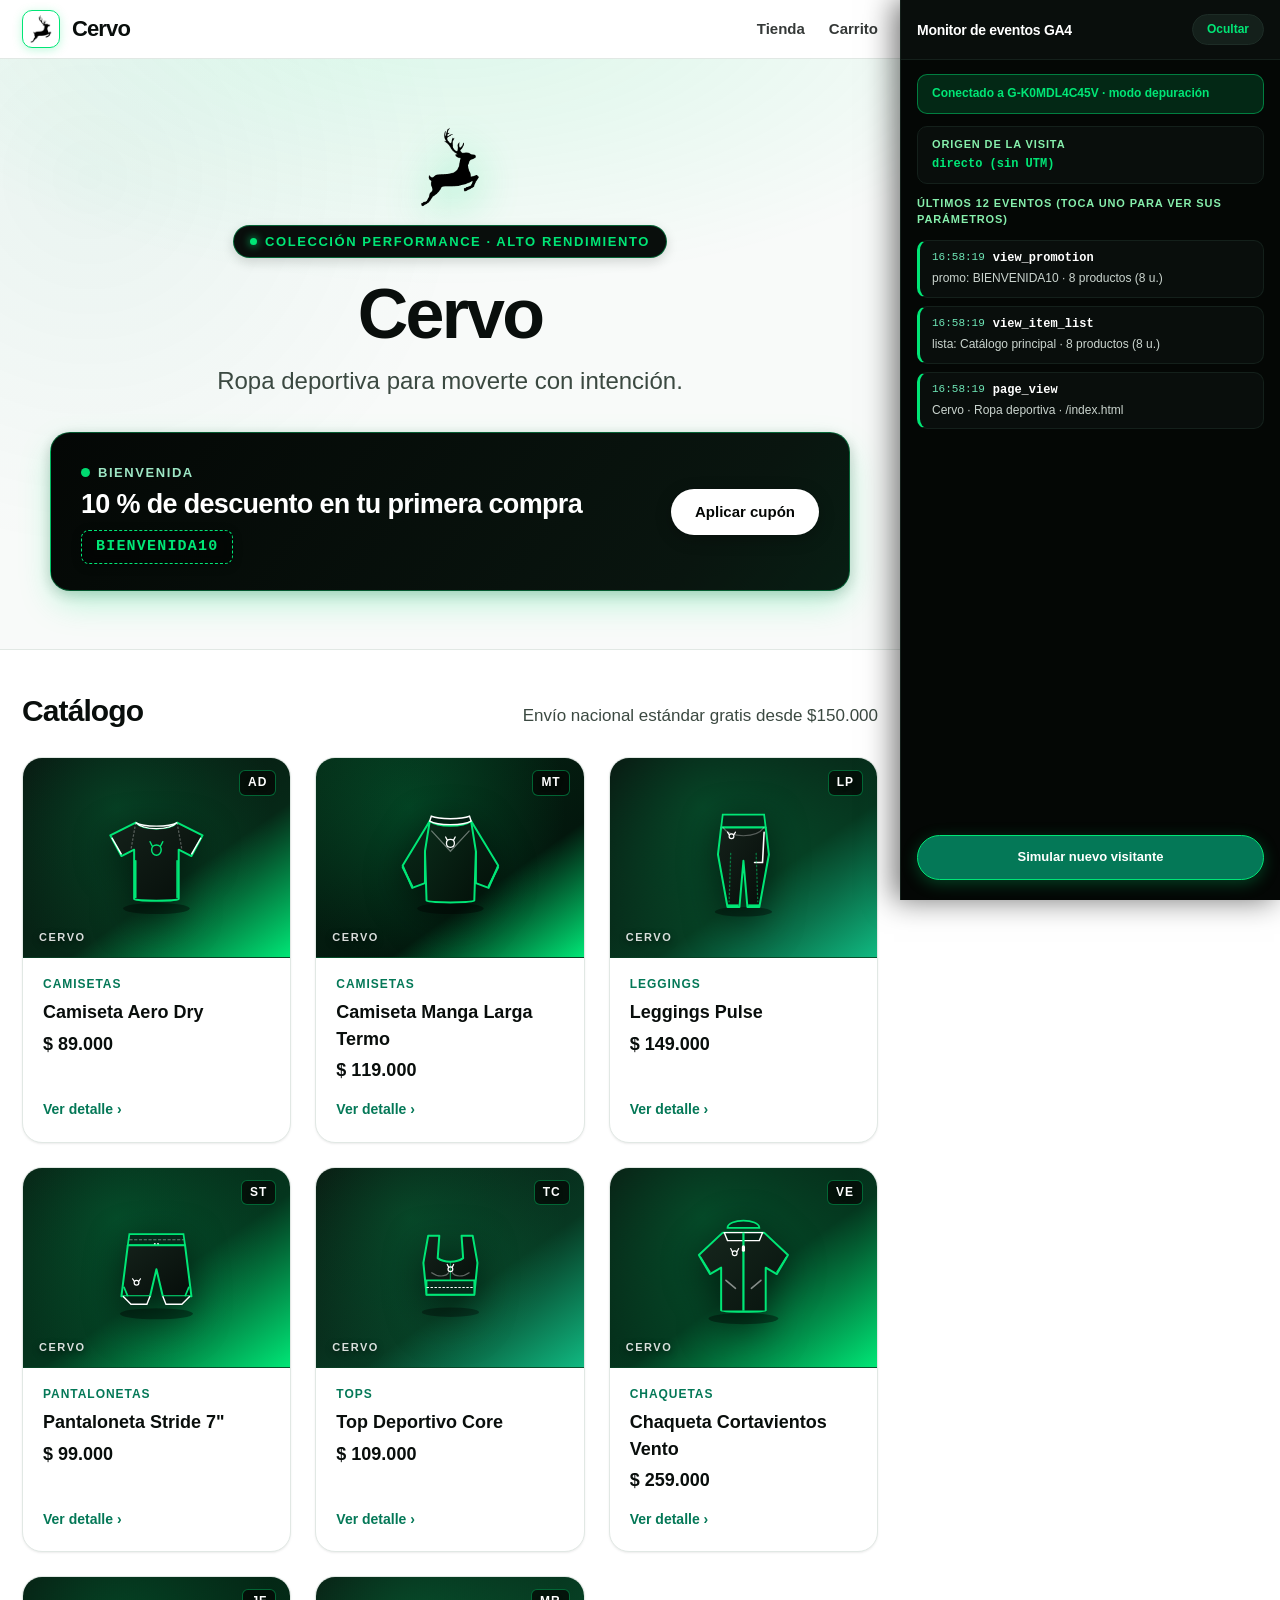
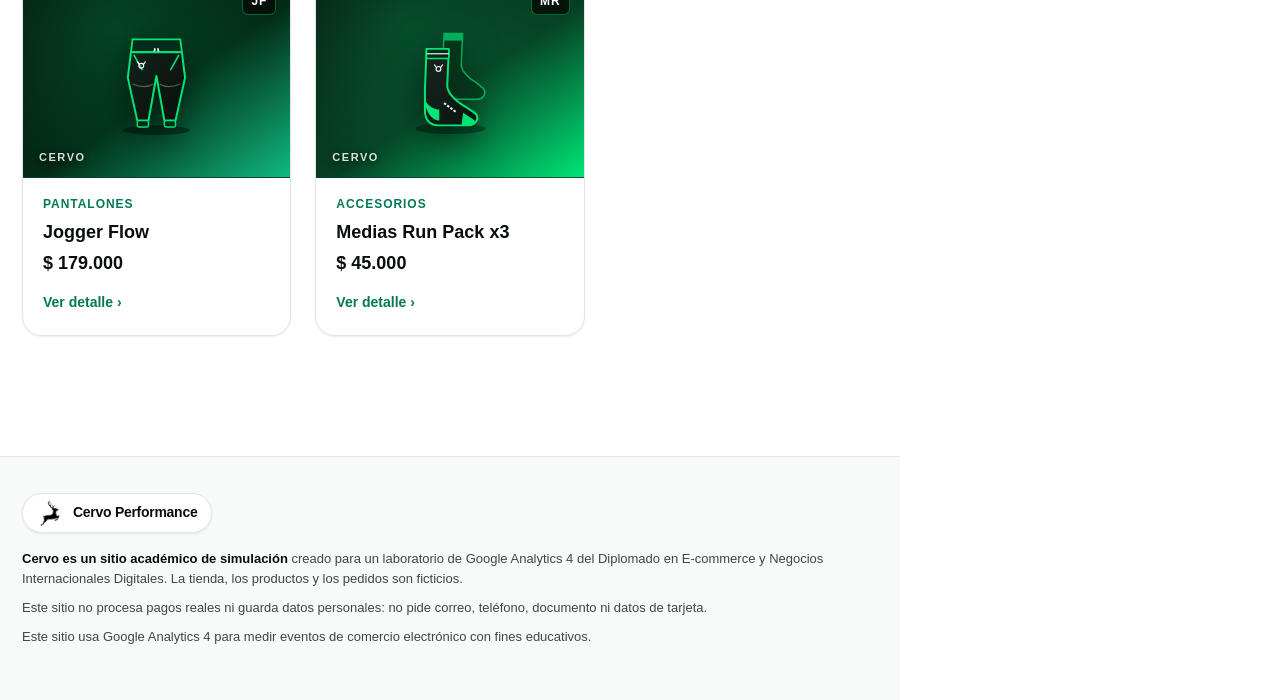
<file: index.html>
<!DOCTYPE html>
<html lang="es">
<head>
  <meta charset="UTF-8">
  <meta name="viewport" content="width=device-width, initial-scale=1">
  <title>Cervo · Ropa deportiva</title>
  <meta name="description" content="Tienda ficticia de ropa deportiva para un laboratorio de Google Analytics 4.">
  <meta name="robots" content="noindex">
  <link rel="icon" type="image/png" href="img/logo.png">
  <link rel="stylesheet" href="css/estilos.css">
  <!-- 1) Configuración (único archivo que se edita)  2) GA4 + monitor -->
  <script src="js/config.js"></script>
  <script src="js/analytics.js"></script>
</head>
<body>
  <header class="barra">
    <div class="contenedor barra-interior">
      <a class="logo" href="index.html"><span class="logo-icono"><img src="img/logo.png" alt="Cervo"></span><span>Cervo</span></a>
      <nav class="nav" aria-label="Principal">
        <a href="index.html">Tienda</a>
        <a href="carrito.html" class="nav-carrito">Carrito <span class="contador" data-contador-carrito hidden>0</span></a>
      </nav>
    </div>
  </header>

  <main>
    <section class="hero">
      <div class="contenedor">
        <div class="hero-crest">
          <img src="img/logo.png" alt="Cervo Logo" class="hero-logo-img">
        </div>
        <span class="hero-tag">Colección Performance · Alto Rendimiento</span>
        <h1>Cervo</h1>
        <p class="subtitulo">Ropa deportiva para moverte con intención.</p>
        <a id="banner-promo" class="banner-promo" href="carrito.html">
          <span>
            <span class="eyebrow">Bienvenida</span>
            <strong id="banner-texto">10 % de descuento en tu primera compra</strong>
            <span class="codigo">BIENVENIDA10</span>
          </span>
          <span class="cta" id="banner-cta">Aplicar cupón</span>
        </a>
      </div>
    </section>

    <section class="seccion">
      <div class="contenedor">
        <div class="titulo-seccion">
          <h2>Catálogo</h2>
          <span class="texto-2">Envío nacional estándar gratis desde $150.000</span>
        </div>
        <div id="catalogo" class="grilla" aria-live="polite"></div>
      </div>
    </section>
  </main>

  <footer class="pie">
    <div class="contenedor">
      <div class="pie-brand">
        <img src="img/logo.png" alt="Cervo Logo" class="pie-logo-img">
        <span class="pie-brand-name">Cervo Performance</span>
      </div>
      <p><strong>Cervo es un sitio académico de simulación</strong> creado para un laboratorio de Google Analytics 4 del Diplomado en E-commerce y Negocios Internacionales Digitales. La tienda, los productos y los pedidos son ficticios.</p>
      <p>Este sitio no procesa pagos reales ni guarda datos personales: no pide correo, teléfono, documento ni datos de tarjeta.</p>
      <p>Este sitio usa Google Analytics 4 para medir eventos de comercio electrónico con fines educativos.</p>
    </div>
  </footer>

  <script src="js/productos.js"></script>
  <script src="js/carrito.js"></script>
  <script src="js/inicio.js"></script>
</body>
</html>
</file>
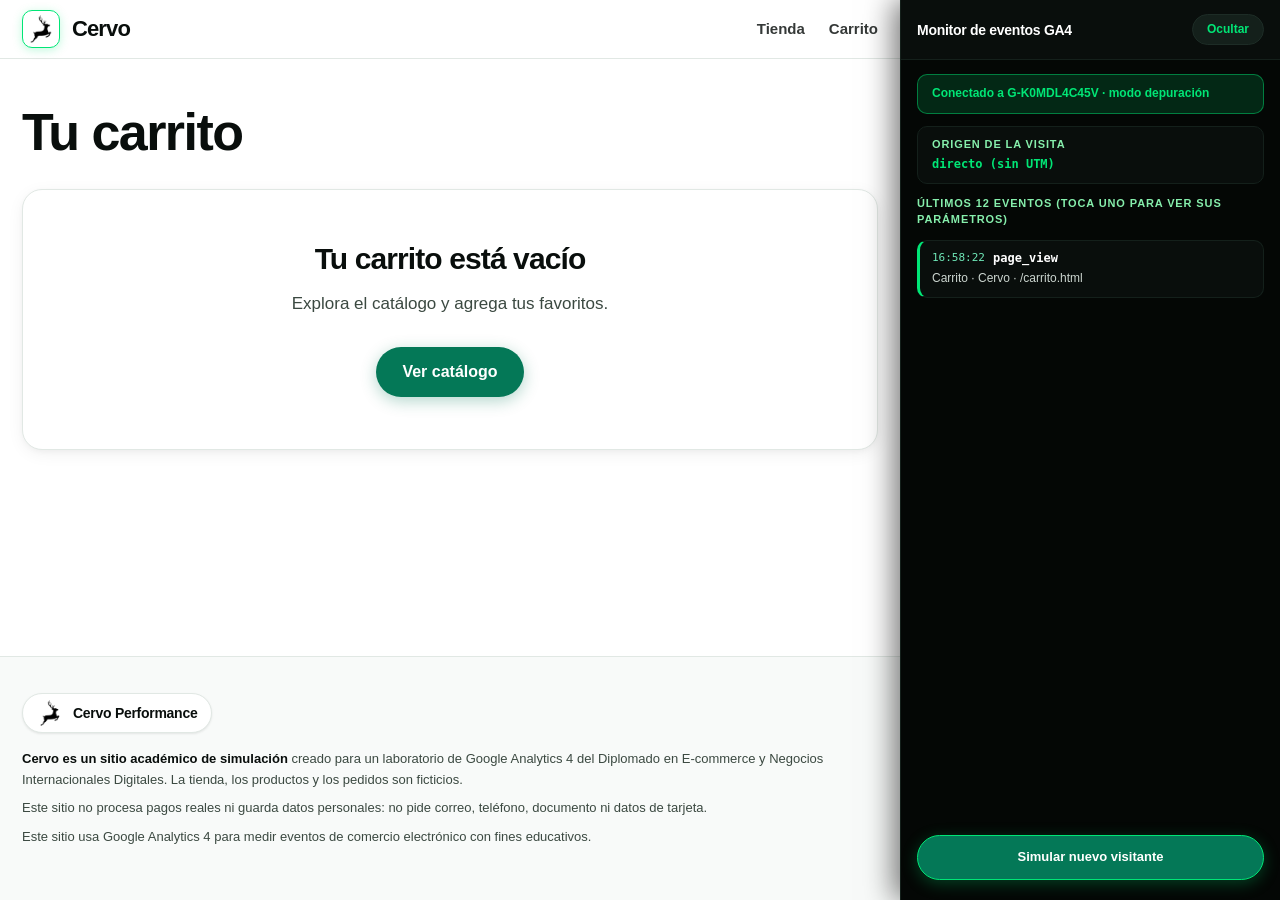
<file: carrito.html>
<!DOCTYPE html>
<html lang="es">
<head>
  <meta charset="UTF-8">
  <meta name="viewport" content="width=device-width, initial-scale=1">
  <title>Carrito · Cervo</title>
  <meta name="description" content="Carrito de compras de la tienda ficticia Cervo.">
  <meta name="robots" content="noindex">
  <link rel="icon" type="image/png" href="img/logo.png">
  <link rel="stylesheet" href="css/estilos.css">
  <!-- 1) Configuración (único archivo que se edita)  2) GA4 + monitor -->
  <script src="js/config.js"></script>
  <script src="js/analytics.js"></script>
</head>
<body>
  <header class="barra">
    <div class="contenedor barra-interior">
      <a class="logo" href="index.html"><span class="logo-icono"><img src="img/logo.png" alt="Cervo"></span><span>Cervo</span></a>
      <nav class="nav" aria-label="Principal">
        <a href="index.html">Tienda</a>
        <a href="carrito.html" class="nav-carrito">Carrito <span class="contador" data-contador-carrito hidden>0</span></a>
      </nav>
    </div>
  </header>

  <main class="seccion">
    <div class="contenedor">
      <h1>Tu carrito</h1>
      <div id="carrito"></div>
    </div>
  </main>

  <footer class="pie">
    <div class="contenedor">
      <div class="pie-brand">
        <img src="img/logo.png" alt="Cervo Logo" class="pie-logo-img">
        <span class="pie-brand-name">Cervo Performance</span>
      </div>
      <p><strong>Cervo es un sitio académico de simulación</strong> creado para un laboratorio de Google Analytics 4 del Diplomado en E-commerce y Negocios Internacionales Digitales. La tienda, los productos y los pedidos son ficticios.</p>
      <p>Este sitio no procesa pagos reales ni guarda datos personales: no pide correo, teléfono, documento ni datos de tarjeta.</p>
      <p>Este sitio usa Google Analytics 4 para medir eventos de comercio electrónico con fines educativos.</p>
    </div>
  </footer>

  <script src="js/productos.js"></script>
  <script src="js/carrito.js"></script>
  <script src="js/carrito-pagina.js"></script>
</body>
</html>
</file>
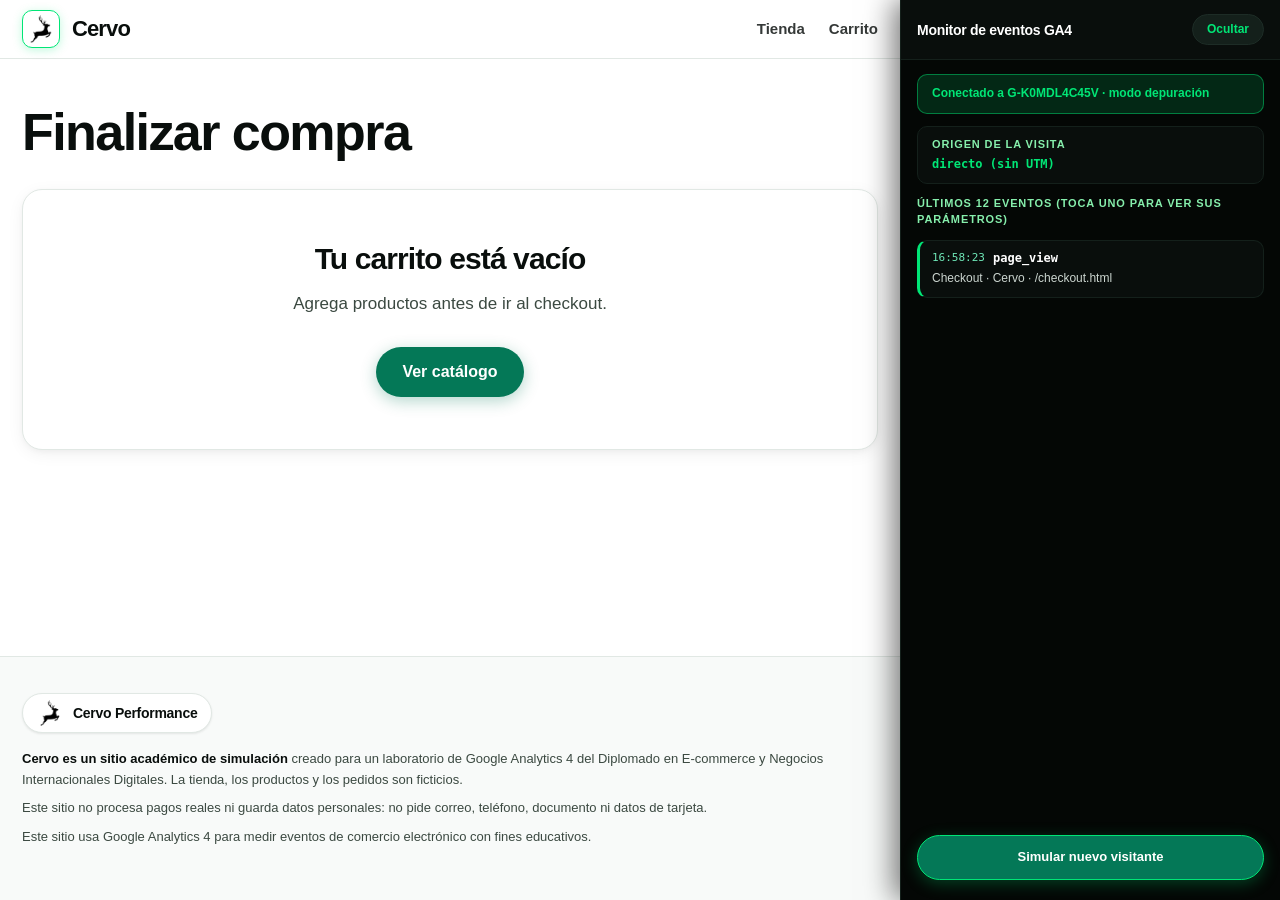
<file: checkout.html>
<!DOCTYPE html>
<html lang="es">
<head>
  <meta charset="UTF-8">
  <meta name="viewport" content="width=device-width, initial-scale=1">
  <title>Checkout · Cervo</title>
  <meta name="description" content="Checkout simulado en dos pasos de la tienda ficticia Cervo.">
  <meta name="robots" content="noindex">
  <link rel="icon" type="image/png" href="img/logo.png">
  <link rel="stylesheet" href="css/estilos.css">
  <!-- 1) Configuración (único archivo que se edita)  2) GA4 + monitor -->
  <script src="js/config.js"></script>
  <script src="js/analytics.js"></script>
</head>
<body>
  <header class="barra">
    <div class="contenedor barra-interior">
      <a class="logo" href="index.html"><span class="logo-icono"><img src="img/logo.png" alt="Cervo"></span><span>Cervo</span></a>
      <nav class="nav" aria-label="Principal">
        <a href="index.html">Tienda</a>
        <a href="carrito.html" class="nav-carrito">Carrito <span class="contador" data-contador-carrito hidden>0</span></a>
      </nav>
    </div>
  </header>

  <main class="seccion">
    <div class="contenedor">
      <h1>Finalizar compra</h1>

      <div id="checkout-vacio" class="panel estado-vacio" hidden>
        <h2>Tu carrito está vacío</h2>
        <p class="texto-2">Agrega productos antes de ir al checkout.</p>
        <a class="boton" href="index.html">Ver catálogo</a>
      </div>

      <div id="checkout" hidden>
        <ol class="pasos">
          <li id="ind-paso-1" class="activo">1. Envío</li>
          <li id="ind-paso-2">2. Pago</li>
        </ol>

        <div class="dos-columnas">
          <div>
            <!-- PASO 1: ENVÍO -->
            <form id="form-envio" class="panel" novalidate>
              <h2>Paso 1 · Envío</h2>
              <label class="campo">Nombre (ficticio)
                <input type="text" id="nombre" name="nombre" maxlength="40" autocomplete="off" placeholder="Ej.: Ana Prueba" required>
              </label>
              <p class="ayuda">Usa un nombre inventado. Solo se usa en esta pantalla: no se envía a Google Analytics ni se guarda.</p>

              <label class="campo">País de destino
                <select id="pais" name="pais" required>
                  <option value="Colombia">Colombia</option>
                  <option value="México">México</option>
                  <option value="Estados Unidos">Estados Unidos</option>
                  <option value="España">España</option>
                  <option value="Perú">Perú</option>
                  <option value="Chile">Chile</option>
                  <option value="Argentina">Argentina</option>
                  <option value="Ecuador">Ecuador</option>
                </select>
              </label>

              <fieldset>
                <legend>Servicio de envío</legend>
                <div class="opciones">
                  <label class="opcion">
                    <input type="radio" name="servicio" value="Estándar" checked>
                    <span class="opcion-texto">Estándar <span class="opcion-detalle" id="detalle-estandar"></span></span>
                    <span class="opcion-precio" id="precio-estandar"></span>
                  </label>
                  <label class="opcion">
                    <input type="radio" name="servicio" value="Express">
                    <span class="opcion-texto">Express <span class="opcion-detalle" id="detalle-express"></span></span>
                    <span class="opcion-precio" id="precio-express"></span>
                  </label>
                </div>
              </fieldset>

              <p id="error-envio" class="mensaje-error" hidden></p>
              <button type="submit" class="boton boton-bloque">Continuar al pago</button>
            </form>

            <!-- PASO 2: PAGO SIMULADO -->
            <form id="form-pago" class="panel" novalidate hidden>
              <h2>Paso 2 · Pago simulado</h2>
              <p class="texto-2" id="resumen-envio"></p>
              <fieldset>
                <legend>Método de pago</legend>
                <div class="opciones">
                  <label class="opcion"><input type="radio" name="pago" value="Tarjeta de crédito" checked><span class="opcion-texto">Tarjeta de crédito <span class="opcion-detalle">Simulado: no se piden datos de tarjeta</span></span></label>
                  <label class="opcion"><input type="radio" name="pago" value="PSE"><span class="opcion-texto">PSE <span class="opcion-detalle">Débito bancario simulado</span></span></label>
                  <label class="opcion"><input type="radio" name="pago" value="Nequi"><span class="opcion-texto">Nequi <span class="opcion-detalle">Billetera digital simulada</span></span></label>
                  <label class="opcion"><input type="radio" name="pago" value="PayPal"><span class="opcion-texto">PayPal <span class="opcion-detalle">Pago internacional simulado</span></span></label>
                </div>
              </fieldset>
              <p class="aviso">Este es un pago simulado para el laboratorio. No se cobra dinero y no se pide ningún dato bancario.</p>
              <div class="acciones">
                <button type="button" id="volver-envio" class="boton-secundario">Volver a envío</button>
                <button type="submit" id="boton-pagar" class="boton">Pagar (simulado)</button>
              </div>
            </form>
          </div>

          <aside class="panel resumen" aria-label="Resumen del pedido">
            <h2>Resumen</h2>
            <div id="resumen-items"></div>
            <div class="resumen-fila"><span>Subtotal</span><span id="r-subtotal"></span></div>
            <div class="resumen-fila" id="fila-descuento" hidden><span>Descuento <span id="r-cupon"></span></span><span class="descuento" id="r-descuento"></span></div>
            <div class="resumen-fila"><span>Envío</span><span id="r-envio"></span></div>
            <div class="resumen-fila total"><span>Total</span><span id="r-total"></span></div>
          </aside>
        </div>
      </div>
    </div>
  </main>

  <footer class="pie">
    <div class="contenedor">
      <div class="pie-brand">
        <img src="img/logo.png" alt="Cervo Logo" class="pie-logo-img">
        <span class="pie-brand-name">Cervo Performance</span>
      </div>
      <p><strong>Cervo es un sitio académico de simulación</strong> creado para un laboratorio de Google Analytics 4 del Diplomado en E-commerce y Negocios Internacionales Digitales. La tienda, los productos y los pedidos son ficticios.</p>
      <p>Este sitio no procesa pagos reales ni guarda datos personales: no pide correo, teléfono, documento ni datos de tarjeta.</p>
      <p>Este sitio usa Google Analytics 4 para medir eventos de comercio electrónico con fines educativos.</p>
    </div>
  </footer>

  <script src="js/productos.js"></script>
  <script src="js/carrito.js"></script>
  <script src="js/checkout.js"></script>
</body>
</html>
</file>
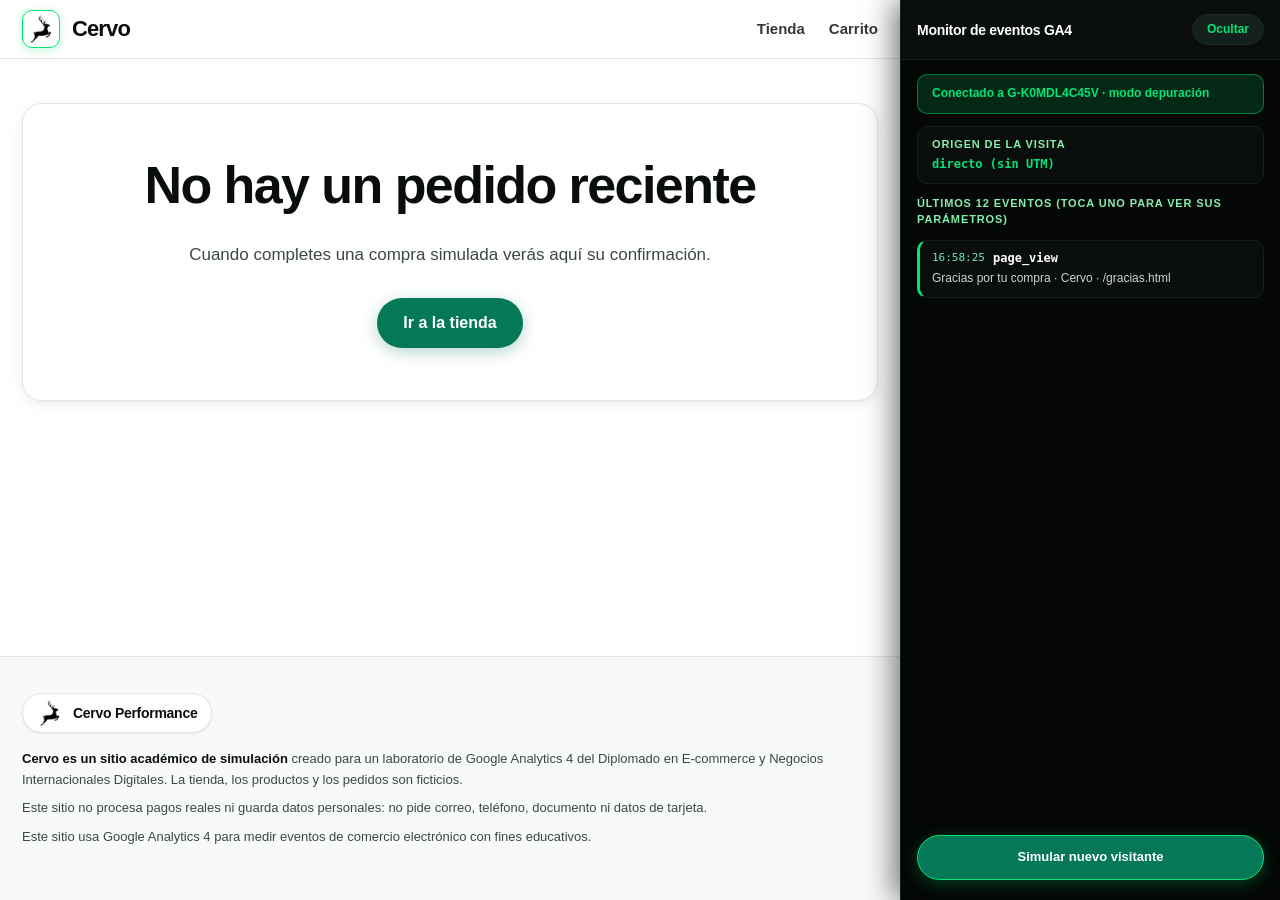
<file: gracias.html>
<!DOCTYPE html>
<html lang="es">
<head>
  <meta charset="UTF-8">
  <meta name="viewport" content="width=device-width, initial-scale=1">
  <title>Gracias por tu compra · Cervo</title>
  <meta name="description" content="Confirmación de pedido simulado de la tienda ficticia Cervo.">
  <meta name="robots" content="noindex">
  <link rel="icon" type="image/png" href="img/logo.png">
  <link rel="stylesheet" href="css/estilos.css">
  <!-- 1) Configuración (único archivo que se edita)  2) GA4 + monitor -->
  <script src="js/config.js"></script>
  <script src="js/analytics.js"></script>
</head>
<body>
  <header class="barra">
    <div class="contenedor barra-interior">
      <a class="logo" href="index.html"><span class="logo-icono"><img src="img/logo.png" alt="Cervo"></span><span>Cervo</span></a>
      <nav class="nav" aria-label="Principal">
        <a href="index.html">Tienda</a>
        <a href="carrito.html" class="nav-carrito">Carrito <span class="contador" data-contador-carrito hidden>0</span></a>
      </nav>
    </div>
  </header>

  <main class="seccion">
    <div class="contenedor centrado" id="gracias"></div>
  </main>

  <footer class="pie">
    <div class="contenedor">
      <div class="pie-brand">
        <img src="img/logo.png" alt="Cervo Logo" class="pie-logo-img">
        <span class="pie-brand-name">Cervo Performance</span>
      </div>
      <p><strong>Cervo es un sitio académico de simulación</strong> creado para un laboratorio de Google Analytics 4 del Diplomado en E-commerce y Negocios Internacionales Digitales. La tienda, los productos y los pedidos son ficticios.</p>
      <p>Este sitio no procesa pagos reales ni guarda datos personales: no pide correo, teléfono, documento ni datos de tarjeta.</p>
      <p>Este sitio usa Google Analytics 4 para medir eventos de comercio electrónico con fines educativos.</p>
    </div>
  </footer>

  <script src="js/productos.js"></script>
  <script src="js/carrito.js"></script>
  <script src="js/gracias.js"></script>
</body>
</html>
</file>
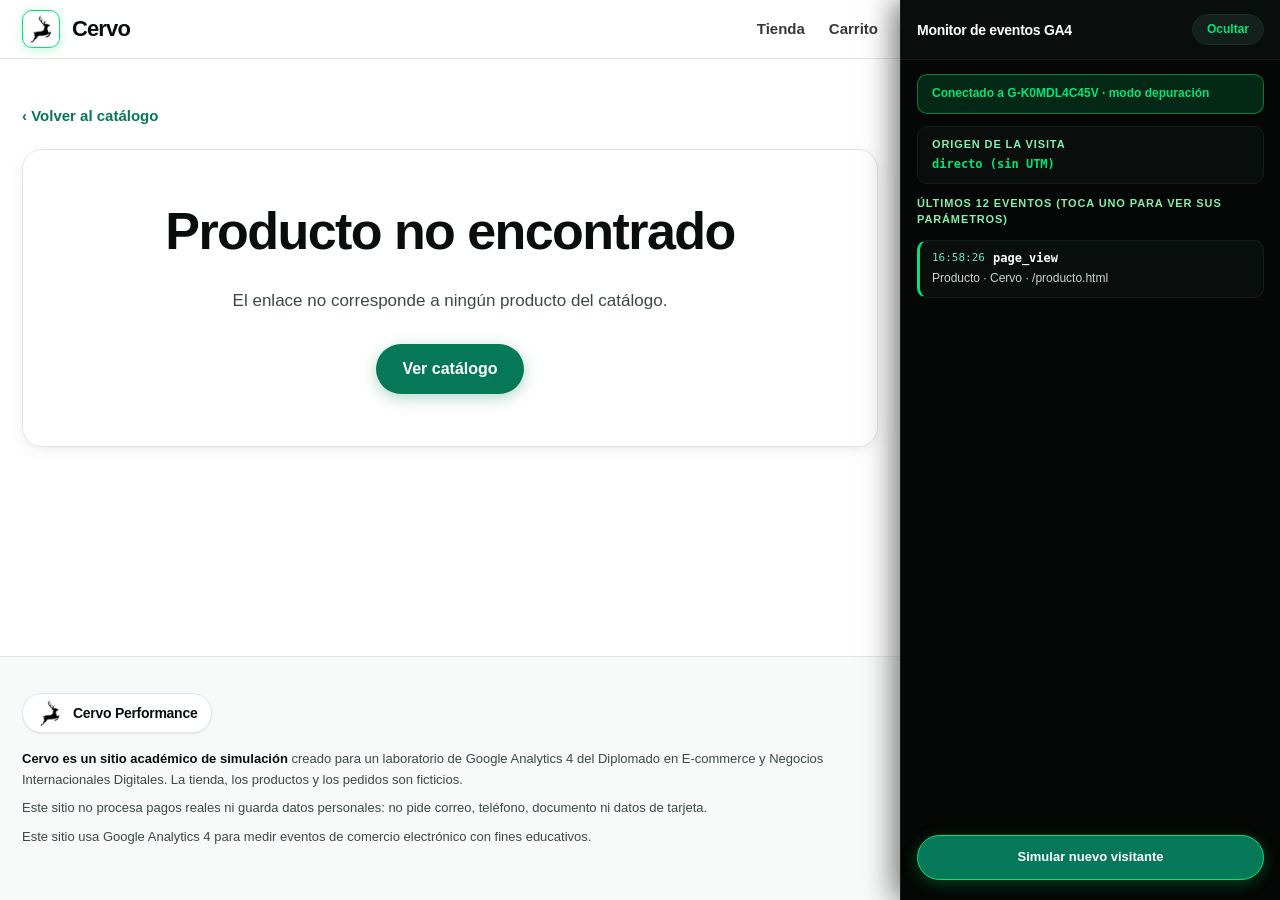
<file: producto.html>
<!DOCTYPE html>
<html lang="es">
<head>
  <meta charset="UTF-8">
  <meta name="viewport" content="width=device-width, initial-scale=1">
  <title>Producto · Cervo</title>
  <meta name="description" content="Detalle de producto de la tienda ficticia Cervo.">
  <meta name="robots" content="noindex">
  <link rel="icon" type="image/png" href="img/logo.png">
  <link rel="stylesheet" href="css/estilos.css">
  <!-- 1) Configuración (único archivo que se edita)  2) GA4 + monitor -->
  <script src="js/config.js"></script>
  <script src="js/analytics.js"></script>
</head>
<body>
  <header class="barra">
    <div class="contenedor barra-interior">
      <a class="logo" href="index.html"><span class="logo-icono"><img src="img/logo.png" alt="Cervo"></span><span>Cervo</span></a>
      <nav class="nav" aria-label="Principal">
        <a href="index.html">Tienda</a>
        <a href="carrito.html" class="nav-carrito">Carrito <span class="contador" data-contador-carrito hidden>0</span></a>
      </nav>
    </div>
  </header>

  <main class="seccion">
    <div class="contenedor">
      <a class="volver" href="index.html">‹ Volver al catálogo</a>
      <div id="producto"></div>
    </div>
  </main>

  <footer class="pie">
    <div class="contenedor">
      <div class="pie-brand">
        <img src="img/logo.png" alt="Cervo Logo" class="pie-logo-img">
        <span class="pie-brand-name">Cervo Performance</span>
      </div>
      <p><strong>Cervo es un sitio académico de simulación</strong> creado para un laboratorio de Google Analytics 4 del Diplomado en E-commerce y Negocios Internacionales Digitales. La tienda, los productos y los pedidos son ficticios.</p>
      <p>Este sitio no procesa pagos reales ni guarda datos personales: no pide correo, teléfono, documento ni datos de tarjeta.</p>
      <p>Este sitio usa Google Analytics 4 para medir eventos de comercio electrónico con fines educativos.</p>
    </div>
  </footer>

  <script src="js/productos.js"></script>
  <script src="js/carrito.js"></script>
  <script src="js/producto.js"></script>
</body>
</html>
</file>
<file: css/estilos.css>
/* =====================================================================
   CERVO · SISTEMA DE DISEÑO PERSONALIZADO (VERDE, BLANCO Y NEGRO)
   Arquitectura: Vanilla CSS3 / Variables CSS nativas
   Identidad: Rendimiento Deportivo, Siluetas Vectoriales y Micro-animaciones
   ===================================================================== */

:root {
  /* ---------- 1. Escala de Negros Profundos (Onyx / Stealth) ---------- */
  --black-950: #040705;  /* Negro absoluto de profundidad */
  --black-900: #090e0c;  /* Fondo principal oscuro y cabeceras */
  --black-850: #0f1713;  /* Superficies de alto contraste */
  --black-800: #14201b;  /* Bordes intensos y tarjetas oscuras */
  --black-700: #1d2c26;  /* Separadores */
  --black-600: #2b3d35;  /* Muted darks */

  /* ---------- 2. Escala de Blancos Puros y Neutros Suaves ---------- */
  --white: #ffffff;
  --white-soft: #f8faf9;     /* Fondo claro con micro-tinte menta */
  --white-card: #ffffff;     /* Superficie de tarjetas */
  --gray-100: #f0f4f2;       /* Superficie suave */
  --gray-200: #e1e8e4;       /* Bordes nítidos */
  --gray-300: #cbd5cf;       /* Bordes de formulario */
  --gray-400: #93a39a;       /* Texto desactivado */
  --gray-500: #5c6c63;       /* Subtextos */
  --gray-600: #3b4941;       /* Texto secundario de alta legibilidad (WCAG AAA) */
  --gray-700: #232f28;       /* Texto principal */
  --gray-900: #090e0c;       /* Títulos negro ónix */

  /* ---------- 3. Escala de Verdes Atléticos (Emerald, Cyber Mint & Racing) ---------- */
  --green-50: #ecfdf5;       /* Fondo suave de cupones y éxito */
  --green-100: #d1fae5;      /* Tintes de borde suave */
  --green-200: #a7f3d0;      /* Bordes de badges */
  --green-300: #6ee7b7;      /* Acentos sutiles */
  --green-400: #34d399;      /* Verde menta brillante */
  --green-500: #10b981;      /* Verde esmeralda deportivo */
  --green-600: #059669;      /* Verde acción accesible */
  --green-700: #047857;      /* Verde primario sólido de alta tracción */
  --green-800: #065f46;      /* Hover activo */
  --green-900: #064e3b;      /* Verde bosque oscuro */
  --green-950: #022c22;      /* Negro-verde técnico */
  --green-neon: #00e676;     /* Verde neón deportivo de alto impacto */
  --green-cyber: #00ff87;    /* Resplandor cyber mint */

  /* ---------- 4. Mapeo Semántico (Compatibilidad 100% arquitectura) ---------- */
  --fondo: var(--white);
  --fondo-suave: var(--white-soft);
  --fondo-tarjeta: var(--white-card);
  --texto: var(--black-900);
  --texto-2: var(--gray-600);
  --acento: var(--green-700);
  --acento-hover: var(--green-800);
  --acento-neon: var(--green-neon);
  --borde: var(--gray-200);
  --verde: var(--green-600);
  --rojo: #e11d48;

  /* Radios y Sombras con Luz Direccional */
  --radio: 20px;
  --radio-sm: 12px;
  --radio-pill: 980px;
  --sombra-sm: 0 1px 3px rgba(9, 14, 12, 0.05), 0 1px 2px rgba(9, 14, 12, 0.04);
  --sombra: 0 4px 18px -2px rgba(9, 14, 12, 0.07), 0 2px 6px -1px rgba(9, 14, 12, 0.04);
  --sombra-lg: 0 14px 36px -4px rgba(9, 14, 12, 0.12), 0 4px 14px -2px rgba(9, 14, 12, 0.05);
  --sombra-hover: 0 20px 36px -8px rgba(0, 230, 118, 0.28), 0 6px 18px -2px rgba(9, 14, 12, 0.1);
  --sombra-glow: 0 0 24px rgba(0, 230, 118, 0.4);

  --monitor-ancho: 380px;
  --monitor-alto-movil: 300px;
  --fuente: -apple-system, BlinkMacSystemFont, "SF Pro Text", "SF Pro Display", "Segoe UI", Roboto, Helvetica, Arial, sans-serif;
  --curva-suave: cubic-bezier(0.16, 1, 0.3, 1);
}

/* ---------- Reseteo y Base ---------- */
* { box-sizing: border-box; }
html { -webkit-text-size-adjust: 100%; scroll-behavior: smooth; }
body {
  margin: 0;
  font-family: var(--fuente);
  font-size: 17px;
  line-height: 1.48;
  color: var(--texto);
  background: var(--fondo);
  -webkit-font-smoothing: antialiased;
  min-height: 100vh;
  display: flex;
  flex-direction: column;
}
main { flex: 1; }
img, svg { max-width: 100%; }
a { color: var(--acento); text-decoration: none; transition: color 0.2s ease; }
a:hover { color: var(--green-900); text-decoration: underline; }
h1, h2, h3 { letter-spacing: -0.03em; line-height: 1.15; margin: 0 0 0.5em; color: var(--black-900); }
h1 { font-size: clamp(34px, 5.2vw, 52px); font-weight: 800; }
h2 { font-size: clamp(22px, 3.2vw, 30px); font-weight: 700; }
h3 { font-size: 20px; font-weight: 600; }
p { margin: 0 0 1em; }
[hidden] { display: none !important; }

.contenedor { width: 100%; max-width: 1080px; margin: 0 auto; padding: 0 22px; }
.seccion { padding: 44px 0 72px; }
.texto-2 { color: var(--texto-2); }
.centrado { text-align: center; }

/* ---------- Barra Superior (Header Sticky en Verde / Negro / Blanco) ---------- */
.barra {
  position: sticky; top: 0; z-index: 50;
  background: rgba(255, 255, 255, 0.92);
  -webkit-backdrop-filter: saturate(180%) blur(20px);
  backdrop-filter: saturate(180%) blur(20px);
  border-bottom: 1.5px solid var(--borde);
  transition: background-color 0.3s ease, border-color 0.3s ease;
}
.barra-interior { display: flex; align-items: center; justify-content: space-between; height: 58px; }
.logo {
  display: inline-flex; align-items: center; gap: 12px;
  color: var(--black-900); font-weight: 800; font-size: 22px; letter-spacing: -0.04em;
  transition: transform 0.2s var(--curva-suave), opacity 0.2s;
}
.logo:hover { text-decoration: none; transform: translateY(-1px); opacity: 0.95; }
.logo-icono {
  display: inline-flex; align-items: center; justify-content: center;
  width: 38px; height: 38px; border-radius: 10px;
  background: #ffffff;
  border: 1.5px solid var(--green-neon);
  box-shadow: 0 2px 10px rgba(0, 230, 118, 0.25);
  overflow: hidden; padding: 4px;
  transition: all 0.3s var(--curva-suave);
}
.logo:hover .logo-icono {
  background: var(--green-neon);
  transform: scale(1.08) rotate(-4deg);
  box-shadow: 0 4px 16px rgba(0, 230, 118, 0.5);
}
.logo-icono img {
  width: 100%; height: 100%; object-fit: contain;
  display: block;
  transition: transform 0.3s ease;
}
.logo:hover .logo-icono img {
  transform: scale(1.05);
}

.nav { display: flex; gap: 24px; align-items: center; font-size: 15px; font-weight: 600; }
.nav a { color: var(--black-900); opacity: 0.82; transition: opacity 0.2s ease, color 0.2s ease; }
.nav a:hover { opacity: 1; color: var(--green-700); text-decoration: none; }
.nav-carrito { display: inline-flex; align-items: center; gap: 8px; }

/* Contador del carrito con animación pop y fondo verde neón */
.contador {
  display: inline-flex; align-items: center; justify-content: center;
  min-width: 22px; height: 22px; padding: 0 7px; border-radius: 999px;
  background: var(--black-900); color: var(--green-neon); font-size: 12px; font-weight: 800;
  border: 1.5px solid var(--green-neon);
  box-shadow: 0 2px 10px rgba(0, 230, 118, 0.35);
  transition: transform 0.25s var(--curva-suave);
}
.contador.pop,
.contador:not([hidden]) {
  animation: bounceBadge 0.45s var(--curva-suave);
}

/* ---------- Botones con Identidad Verde, Blanco y Negro ---------- */
.boton, .boton-secundario {
  display: inline-flex; align-items: center; justify-content: center; gap: 8px;
  min-height: 46px; padding: 11px 24px; border-radius: var(--radio-pill);
  font: inherit; font-size: 16px; font-weight: 700; cursor: pointer;
  border: 2px solid transparent; position: relative; overflow: hidden;
  transition: all 0.25s var(--curva-suave);
}
.boton {
  background: var(--green-700); color: #fff;
  box-shadow: 0 4px 16px rgba(4, 120, 87, 0.3);
}
.boton:hover {
  background: var(--green-800);
  text-decoration: none;
  transform: translateY(-2px);
  box-shadow: 0 8px 24px rgba(4, 120, 87, 0.4);
}
.boton:active {
  transform: translateY(0) scale(0.98);
  box-shadow: 0 2px 8px rgba(4, 120, 87, 0.2);
}
.boton:disabled {
  background: var(--gray-300);
  color: var(--gray-500);
  cursor: not-allowed;
  transform: none;
  box-shadow: none;
}
.boton-secundario {
  background: #fff; color: var(--green-700); border-color: var(--green-600);
  box-shadow: var(--sombra-sm);
}
.boton-secundario:hover {
  background: var(--green-50);
  border-color: var(--green-800);
  color: var(--green-800);
  text-decoration: none;
  transform: translateY(-1px);
  box-shadow: 0 4px 14px rgba(4, 120, 87, 0.15);
}
.boton-secundario:active { transform: translateY(0) scale(0.98); }
.boton-texto {
  background: none; border: 0; padding: 4px 0; color: var(--green-700);
  font: inherit; font-size: 14px; font-weight: 600; cursor: pointer;
  transition: color 0.2s ease, transform 0.15s;
}
.boton-texto:hover { color: var(--green-900); text-decoration: underline; transform: translateY(-1px); }
.boton-bloque { width: 100%; }
:focus-visible { outline: 3px solid var(--green-500); outline-offset: 2px; }

/* ---------- Hero y Banner Promocional Animado ---------- */
.hero {
  position: relative;
  background:
    radial-gradient(ellipse 90% 65% at 50% -10%, rgba(0, 230, 118, 0.12) 0%, transparent 75%),
    radial-gradient(circle at 10% 20%, rgba(5, 150, 105, 0.06) 0%, transparent 40%),
    var(--white-soft);
  padding: 68px 0 58px;
  text-align: center;
  border-bottom: 1.5px solid var(--gray-200);
  overflow: hidden;
}
.hero-crest {
  display: flex; align-items: center; justify-content: center;
  margin: 0 auto 18px;
}
.hero-logo-img {
  width: 80px; height: 80px; object-fit: contain;
  filter: drop-shadow(0 10px 22px rgba(0, 230, 118, 0.45));
  animation: heroFadeIn 0.5s var(--curva-suave) both, floatFigure 5s ease-in-out infinite alternate;
}
.hero-tag {
  display: inline-flex; align-items: center; gap: 8px;
  background: var(--black-900); color: var(--green-neon);
  border: 1px solid rgba(0, 230, 118, 0.4);
  font-size: 13px; font-weight: 800; text-transform: uppercase;
  letter-spacing: 0.12em; padding: 6px 16px; border-radius: var(--radio-pill);
  margin-bottom: 16px; box-shadow: 0 4px 12px rgba(0, 0, 0, 0.15);
  animation: heroFadeIn 0.5s var(--curva-suave) both;
}
.hero-tag::before {
  content: ""; width: 7px; height: 7px; border-radius: 50%;
  background: var(--green-neon); box-shadow: 0 0 8px var(--green-neon);
}
.hero h1 {
  font-size: clamp(44px, 7.5vw, 70px);
  margin-bottom: 8px;
  letter-spacing: -0.04em;
  animation: heroFadeIn 0.6s var(--curva-suave) 0.05s both;
}
.hero .subtitulo {
  font-size: clamp(19px, 2.5vw, 24px);
  color: var(--texto-2);
  margin-bottom: 34px;
  font-weight: 500;
  animation: heroFadeIn 0.6s var(--curva-suave) 0.15s both;
}

/* Banner de promoción dinámico Negro-Verde con degradado animado */
.banner-promo {
  display: flex; align-items: center; justify-content: space-between; gap: 20px; flex-wrap: wrap;
  max-width: 800px; margin: 0 auto; padding: 26px 30px; text-align: left;
  border-radius: var(--radio); color: #fff; cursor: pointer; position: relative;
  background: linear-gradient(130deg, #040705 0%, #09150f 35%, #053b21 72%, #00e676 100%);
  background-size: 230% 230%;
  animation: heroFadeIn 0.65s var(--curva-suave) 0.22s both, gradientShift 9s ease infinite alternate;
  box-shadow: 0 14px 34px -4px rgba(0, 230, 118, 0.28), 0 4px 14px rgba(4, 7, 5, 0.2);
  border: 1.5px solid rgba(0, 230, 118, 0.35);
  transition: transform 0.3s var(--curva-suave), box-shadow 0.3s var(--curva-suave);
}
.banner-promo:hover {
  text-decoration: none;
  transform: translateY(-3px) scale(1.01);
  box-shadow: 0 20px 42px -6px rgba(0, 230, 118, 0.45), 0 8px 20px rgba(4, 7, 5, 0.3);
}
.banner-promo .eyebrow {
  display: inline-flex; align-items: center; gap: 8px;
  font-size: 13px; text-transform: uppercase; letter-spacing: 0.12em;
  opacity: 0.95; margin: 0 0 6px; font-weight: 800; color: #a7f3d0;
}
.banner-promo .eyebrow::before {
  content: ""; display: inline-block; width: 9px; height: 9px; border-radius: 50%;
  background: var(--green-neon);
  box-shadow: 0 0 0 0 rgba(0, 230, 118, 0.8);
  animation: pulseDot 2s infinite;
}
.banner-promo strong {
  display: block; font-size: clamp(21px, 3.2vw, 27px);
  letter-spacing: -0.025em; line-height: 1.25; font-weight: 800;
}
.banner-promo .codigo {
  display: inline-block; margin-top: 8px; padding: 5px 14px;
  border: 1.5px dashed var(--green-neon);
  border-radius: 8px; background: rgba(0, 0, 0, 0.45);
  backdrop-filter: blur(6px);
  font-family: ui-monospace, SFMono-Regular, Menlo, Consolas, monospace;
  font-size: 15px; font-weight: 800; letter-spacing: 0.08em; color: var(--green-neon);
  box-shadow: 0 2px 10px rgba(0, 0, 0, 0.3);
}
.banner-promo .cta {
  background: #ffffff; color: var(--black-950);
  border-radius: var(--radio-pill); padding: 12px 24px;
  font-weight: 800; font-size: 15px; white-space: nowrap;
  box-shadow: 0 4px 16px rgba(0, 0, 0, 0.25);
  transition: all 0.25s var(--curva-suave);
}
.banner-promo:hover .cta {
  background: var(--green-neon);
  color: var(--black-950);
  transform: scale(1.05);
  box-shadow: 0 6px 22px rgba(0, 230, 118, 0.5);
}

/* ---------- Catálogo y Tarjetas con Siluetas de Ropa Visibles ---------- */
.titulo-seccion {
  display: flex; align-items: baseline; justify-content: space-between;
  gap: 16px; flex-wrap: wrap; margin-bottom: 28px;
}
.titulo-seccion h2 { margin: 0; }
.grilla {
  display: grid;
  grid-template-columns: repeat(auto-fill, minmax(235px, 1fr));
  gap: 24px;
}
.tarjeta {
  display: flex; flex-direction: column; color: var(--texto);
  background: #ffffff; border: 1.5px solid var(--borde);
  border-radius: var(--radio); overflow: hidden; position: relative;
  box-shadow: var(--sombra-sm);
  transition: transform 0.3s var(--curva-suave), box-shadow 0.3s var(--curva-suave), border-color 0.3s ease;
  animation: cardEnter 0.55s var(--curva-suave) both;
}
/* Entrada en cascada escalonada para catálogo */
.grilla .tarjeta:nth-child(1) { animation-delay: 0.04s; }
.grilla .tarjeta:nth-child(2) { animation-delay: 0.08s; }
.grilla .tarjeta:nth-child(3) { animation-delay: 0.12s; }
.grilla .tarjeta:nth-child(4) { animation-delay: 0.16s; }
.grilla .tarjeta:nth-child(5) { animation-delay: 0.20s; }
.grilla .tarjeta:nth-child(6) { animation-delay: 0.24s; }
.grilla .tarjeta:nth-child(7) { animation-delay: 0.28s; }
.grilla .tarjeta:nth-child(8) { animation-delay: 0.32s; }

.tarjeta:hover {
  text-decoration: none;
  transform: translateY(-7px);
  box-shadow: var(--sombra-hover);
  border-color: var(--green-500);
}
.tarjeta-info { padding: 18px 20px 22px; display: flex; flex-direction: column; gap: 5px; flex: 1; }
.tarjeta-categoria {
  font-size: 12px; font-weight: 800; text-transform: uppercase;
  letter-spacing: 0.08em; color: var(--green-700);
}
.tarjeta-nombre { font-size: 18px; font-weight: 800; color: var(--black-900); }
.tarjeta-ver {
  margin-top: auto; padding-top: 10px; color: var(--green-700);
  font-size: 14px; font-weight: 700; display: inline-flex; align-items: center; gap: 4px;
  transition: gap 0.2s ease, color 0.2s ease;
}
.tarjeta:hover .tarjeta-ver {
  color: var(--green-800);
  gap: 8px;
}

/* =====================================================================
   BLOQUE VISUAL CON FIGURAS VECTORIALES DE LOS OBJETOS
   ===================================================================== */
.visual {
  position: relative; display: flex; align-items: center; justify-content: center;
  aspect-ratio: 4 / 3; color: #fff; overflow: hidden;
  border-bottom: 1px solid rgba(0, 230, 118, 0.2);
}
/* Efecto de luz ambiental especular */
.visual::before {
  content: ""; position: absolute; inset: 0;
  background: radial-gradient(circle at 35% 25%, rgba(0, 230, 118, 0.18) 0%, transparent 68%);
  pointer-events: none;
}
/* Destello de brillo animado en hover */
.visual::after {
  content: ""; position: absolute; top: -50%; left: -60%; width: 45%; height: 200%;
  background: linear-gradient(90deg, transparent, rgba(255, 255, 255, 0.3), transparent);
  transform: rotate(25deg); opacity: 0; pointer-events: none;
}
.tarjeta:hover .visual::after {
  opacity: 1;
  animation: shimmerSweep 0.85s ease forwards;
}

/* Contenedor de la silueta / ilustración del producto */
.visual-figura {
  position: absolute; inset: 0; display: flex; align-items: center; justify-content: center;
  padding: 16px; z-index: 2; pointer-events: none;
}
.figura-svg {
  width: 76%; height: 76%; max-height: 145px;
  filter: drop-shadow(0 10px 18px rgba(0, 0, 0, 0.55));
  transition: transform 0.4s var(--curva-suave), filter 0.35s ease;
}
.tarjeta:hover .figura-svg {
  transform: scale(1.12) translateY(-4px);
  filter: drop-shadow(0 14px 26px rgba(0, 230, 118, 0.38)) drop-shadow(0 8px 16px rgba(0, 0, 0, 0.7));
}

/* Etiqueta técnica de siglas (esquina superior derecha) */
.visual-siglas {
  position: absolute; top: 12px; right: 14px;
  font-size: 12px; font-weight: 800; letter-spacing: 0.08em;
  background: rgba(4, 7, 5, 0.75); color: #fff;
  border: 1px solid rgba(0, 230, 118, 0.4);
  padding: 3px 8px; border-radius: 6px; z-index: 3;
  backdrop-filter: blur(6px);
  text-shadow: 0 2px 4px rgba(0, 0, 0, 0.4);
  transition: border-color 0.2s, color 0.2s;
}
.tarjeta:hover .visual-siglas {
  border-color: var(--green-neon);
  color: var(--green-neon);
}
.visual-marca {
  position: absolute; left: 16px; bottom: 12px; font-size: 11px;
  letter-spacing: 0.14em; text-transform: uppercase; font-weight: 800;
  color: rgba(255, 255, 255, 0.85); z-index: 3;
  text-shadow: 0 2px 6px rgba(0, 0, 0, 0.6);
}

/* En la página de detalle */
.visual-grande {
  border-radius: var(--radio); aspect-ratio: 1 / 1;
  box-shadow: var(--sombra-lg);
  border: 1.5px solid rgba(0, 230, 118, 0.3);
}
.visual-grande .figura-svg {
  width: 82%; height: 82%; max-height: 360px;
  animation: floatFigure 6s ease-in-out infinite alternate;
}
.visual-grande .visual-siglas {
  font-size: 14px; padding: 4px 12px; border-radius: 8px;
}

/* En el carrito de compras */
.visual-mini {
  width: 76px; height: 76px; aspect-ratio: auto;
  border-radius: var(--radio-sm); flex: none; box-shadow: var(--sombra-sm);
  border: 1px solid rgba(0, 230, 118, 0.3);
}
.visual-mini .visual-figura { padding: 6px; }
.visual-mini .figura-svg { width: 85%; height: 85%; }
.visual-mini .visual-siglas { display: none; }
.visual-mini .visual-marca { display: none; }

/* Precios y etiquetas con escala Verde/Negro/Blanco */
.precio { font-weight: 800; color: var(--black-900); font-size: 18px; }
.precio-antes {
  color: var(--gray-400); text-decoration: line-through;
  font-weight: 400; margin-left: 6px; font-size: 0.9em;
}
.etiqueta-descuento {
  display: inline-block; background: var(--green-50); color: var(--green-800);
  border: 1.5px solid var(--green-200); font-size: 12px; font-weight: 800;
  border-radius: 6px; padding: 2px 8px; letter-spacing: 0.04em;
}

/* ---------- Detalle de Producto ---------- */
.detalle {
  display: grid; grid-template-columns: 1fr 1fr; gap: 48px; align-items: start;
  animation: heroFadeIn 0.5s var(--curva-suave) both;
}
.detalle-info .tarjeta-categoria { display: block; margin-bottom: 8px; }
.detalle-precio { font-size: 28px; margin: 8px 0 20px; font-weight: 800; }
.detalle-desc { color: var(--texto-2); font-size: 16px; line-height: 1.6; }

.selector-cantidad {
  display: inline-flex; align-items: center;
  border: 2px solid var(--borde); border-radius: var(--radio-pill);
  overflow: hidden; background: #fff; box-shadow: var(--sombra-sm);
  transition: border-color 0.2s, box-shadow 0.2s;
}
.selector-cantidad:focus-within {
  border-color: var(--green-600);
  box-shadow: 0 0 0 3px rgba(16, 185, 129, 0.2);
}
.selector-cantidad button {
  width: 44px; height: 44px; border: 0; background: transparent;
  font-size: 20px; font-weight: 700; cursor: pointer; color: var(--texto);
  transition: background-color 0.15s, transform 0.1s;
}
.selector-cantidad button:hover { background: var(--gray-100); color: var(--green-800); }
.selector-cantidad button:active { transform: scale(0.9); }
.selector-cantidad output, .selector-cantidad span {
  min-width: 40px; text-align: center; font-weight: 800; font-size: 16px;
}
.fila-compra { display: flex; gap: 14px; align-items: center; flex-wrap: wrap; margin: 24px 0; }
.lista-beneficios { list-style: none; padding: 0; margin: 26px 0 0; color: var(--texto-2); font-size: 15px; }
.lista-beneficios li { padding: 10px 0; border-top: 1px solid var(--borde); }
.lista-beneficios li::before { content: "✓ "; color: var(--green-600); font-weight: 800; margin-right: 8px; }

/* Mensajes con estilo deportivo */
.mensaje-ok {
  background: var(--green-50); color: var(--green-900);
  border: 1.5px solid var(--green-200); border-radius: var(--radio-sm);
  padding: 14px 18px; font-size: 15px; box-shadow: var(--sombra-sm); font-weight: 500;
}
.mensaje-ok:not([hidden]) {
  animation: alertSlideIn 0.35s var(--curva-suave) both;
}
.mensaje-error {
  background: #fff1f2; color: #9f1239;
  border: 1.5px solid #fecdd3; border-radius: var(--radio-sm);
  padding: 14px 18px; font-size: 15px; box-shadow: var(--sombra-sm);
}
.mensaje-error:not([hidden]) {
  animation: alertSlideIn 0.35s var(--curva-suave) both;
}
.volver {
  display: inline-flex; align-items: center; gap: 6px;
  margin-bottom: 22px; font-size: 15px; font-weight: 700;
  color: var(--green-700);
  transition: transform 0.2s ease, color 0.2s ease;
}
.volver:hover { transform: translateX(-3px); color: var(--green-900); text-decoration: none; }

/* ---------- Paneles, Carrito y Checkout ---------- */
.panel {
  background: #ffffff; border: 1.5px solid var(--borde);
  border-radius: var(--radio); padding: 28px;
  box-shadow: var(--sombra);
}
.dos-columnas { display: grid; grid-template-columns: minmax(0, 1fr) 350px; gap: 32px; align-items: start; }
.linea-carrito {
  display: flex; gap: 16px; align-items: center; padding: 18px 0;
  border-bottom: 1px solid var(--gray-100);
}
.linea-carrito:first-child { padding-top: 0; }
.linea-info { flex: 1; min-width: 0; }
.linea-info a { color: var(--black-900); font-weight: 800; font-size: 17px; }
.linea-info a:hover { color: var(--green-700); }
.linea-acciones { display: flex; flex-direction: column; align-items: flex-end; gap: 6px; }
.linea-subtotal { font-weight: 800; color: var(--black-900); font-size: 17px; }

.resumen h2 { font-size: 22px; }
.resumen-fila { display: flex; justify-content: space-between; gap: 12px; padding: 8px 0; font-size: 15px; }
.resumen-fila.total {
  border-top: 2px solid var(--borde); margin-top: 12px;
  padding-top: 16px; font-size: 21px; font-weight: 800; color: var(--black-900);
}
.resumen-fila .descuento { color: var(--green-600); font-weight: 800; }
.resumen-item { display: flex; justify-content: space-between; gap: 12px; font-size: 14px; color: var(--texto-2); padding: 5px 0; }

.form-cupon { display: flex; gap: 8px; margin: 18px 0 8px; }
.form-cupon input { flex: 1; min-width: 0; }
.cupon-activo {
  display: flex; align-items: center; justify-content: space-between; gap: 8px;
  background: var(--green-50); border: 1.5px solid var(--green-300);
  color: var(--green-900); border-radius: var(--radio-sm);
  padding: 12px 16px; font-size: 14px; margin: 18px 0 8px;
  font-weight: 600;
  animation: alertSlideIn 0.3s var(--curva-suave) both;
}

label.campo { display: block; font-size: 14px; font-weight: 700; margin-bottom: 18px; color: var(--black-900); }
input[type="text"], select {
  display: block; width: 100%; margin-top: 6px; padding: 12px 16px; min-height: 48px;
  font: inherit; font-size: 16px; color: var(--texto); background: #fff;
  border: 1.5px solid var(--borde); border-radius: var(--radio-sm);
  transition: border-color 0.2s, box-shadow 0.2s;
}
input[type="text"]:focus, select:focus {
  outline: none; border-color: var(--green-600);
  box-shadow: 0 0 0 3px rgba(16, 185, 129, 0.2);
}
.form-cupon input { margin-top: 0; text-transform: uppercase; font-weight: 700; }
.ayuda { font-size: 13px; color: var(--texto-2); margin: -10px 0 18px; line-height: 1.4; }
fieldset { border: 0; padding: 0; margin: 0 0 20px; }
legend { font-size: 14px; font-weight: 700; margin-bottom: 10px; padding: 0; color: var(--black-900); }
.opciones { display: grid; gap: 10px; }
.opcion {
  display: flex; align-items: center; gap: 14px; padding: 16px 18px; cursor: pointer;
  background: #fff; border: 1.5px solid var(--borde); border-radius: var(--radio-sm); font-size: 15px;
  transition: border-color 0.2s, background-color 0.2s, box-shadow 0.2s, transform 0.15s;
}
.opcion:hover {
  border-color: var(--green-400);
  transform: translateY(-1px);
  box-shadow: var(--sombra-sm);
}
.opcion:has(input:checked) {
  border-color: var(--green-600);
  background: var(--green-50);
  box-shadow: 0 0 0 1px var(--green-600), 0 4px 14px rgba(4, 120, 87, 0.12);
}
.opcion input { accent-color: var(--green-600); width: 18px; height: 18px; margin: 0; }
.opcion .opcion-texto { flex: 1; font-weight: 600; }
.opcion .opcion-detalle { display: block; font-size: 13px; color: var(--texto-2); font-weight: 400; margin-top: 2px; }
.opcion .opcion-precio { font-weight: 800; color: var(--black-900); }

/* Indicador de pasos animado */
.pasos { display: flex; gap: 12px; list-style: none; padding: 0; margin: 0 0 28px; font-size: 14px; }
.pasos li {
  padding: 9px 20px; border-radius: var(--radio-pill);
  background: var(--gray-100); color: var(--gray-500);
  font-weight: 700; transition: all 0.3s var(--curva-suave);
}
.pasos li.activo {
  background: var(--black-950); color: var(--green-neon);
  box-shadow: 0 4px 14px rgba(4, 7, 5, 0.25);
  border: 1px solid var(--green-neon);
  animation: stepPulse 2.5s infinite;
}
.pasos li.hecho {
  background: var(--green-50); color: var(--green-800);
  border: 1.5px solid var(--green-200);
}

.acciones { display: flex; gap: 12px; flex-wrap: wrap; justify-content: space-between; }
.aviso {
  font-size: 13px; color: var(--texto-2); background: var(--white-soft);
  border-radius: var(--radio-sm); padding: 12px 16px; border: 1.5px dashed var(--gray-300);
}
.estado-vacio { text-align: center; padding: 52px 24px; }
.estado-vacio .boton { margin-top: 14px; }

/* ---------- Confirmación (Gracias) ---------- */
.check-grande {
  width: 78px; height: 78px; margin: 0 auto 18px; display: block;
  animation: checkBounce 0.65s var(--curva-suave) both;
}
.check-grande circle {
  fill: var(--green-600) !important;
}
.check-grande path {
  stroke-dasharray: 60; stroke-dashoffset: 60;
  animation: drawCheck 0.6s 0.3s cubic-bezier(0.65, 0, 0.45, 1) forwards;
}
.pedido {
  max-width: 580px; margin: 28px auto 0; text-align: left;
  animation: heroFadeIn 0.5s var(--curva-suave) 0.2s both;
}
.pedido-id {
  font-family: ui-monospace, SFMono-Regular, Menlo, Consolas, monospace;
  font-size: 14px; font-weight: 800; color: var(--green-700);
}

/* ---------- Pie de Página ---------- */
.pie {
  background: var(--white-soft); color: var(--texto-2);
  font-size: 13px; line-height: 1.6; padding: 36px 0 44px;
  border-top: 1.5px solid var(--borde); margin-top: 48px;
}
.pie-brand {
  display: inline-flex; align-items: center; gap: 10px; margin-bottom: 16px;
  background: #ffffff; padding: 6px 14px; border-radius: var(--radio-pill);
  border: 1px solid var(--gray-200); box-shadow: var(--sombra-sm);
}
.pie-logo-img {
  width: 26px; height: 26px; object-fit: contain;
}
.pie-brand-name {
  font-size: 14px; font-weight: 800; color: var(--black-900); letter-spacing: -0.02em;
}
.pie p { margin: 0 0 8px; }
.pie strong { color: var(--black-900); }

/* =====================================================================
   MONITOR DE EVENTOS GA4 (Estilo DevTools Negro / Verde Neón)
   ===================================================================== */
body.con-monitor { padding-right: var(--monitor-ancho); }
body.con-monitor.monitor-plegado { padding-right: 0; }

.monitor {
  position: fixed; top: 0; right: 0; bottom: 0; z-index: 100;
  width: var(--monitor-ancho);
  display: flex; flex-direction: column;
  background: #040705; color: #f0fdf4;
  font-family: var(--fuente); font-size: 13px; line-height: 1.45;
  border-left: 1.5px solid #14201b;
  box-shadow: -6px 0 28px rgba(0, 0, 0, 0.55);
  transition: transform 0.3s var(--curva-suave), opacity 0.3s;
}
.monitor-cabecera {
  display: flex; align-items: center; justify-content: space-between;
  gap: 10px; padding: 14px 16px; border-bottom: 1.5px solid #14201b;
  background: #090e0c; flex: none;
}
.monitor-titulo { font-size: 14px; font-weight: 800; color: #ffffff; letter-spacing: -0.02em; }
.monitor-toggle {
  background: #14201b; color: var(--green-neon); border: 1px solid #1d2c26;
  border-radius: var(--radio-pill); padding: 6px 14px;
  font: inherit; font-size: 12px; font-weight: 700; cursor: pointer;
  transition: background-color 0.2s, transform 0.15s;
}
.monitor-toggle:hover { background: #1d2c26; }
.monitor-toggle:active { transform: scale(0.96); }
.monitor-cuerpo {
  flex: 1; min-height: 0; overflow-y: auto; padding: 14px 16px 20px;
  display: flex; flex-direction: column; gap: 12px;
}
.monitor-estado {
  margin: 0; padding: 10px 14px; border-radius: 10px; font-weight: 700; font-size: 12px;
}
.monitor-estado.ok {
  background: rgba(0, 230, 118, 0.15); color: #00e676;
  border: 1px solid rgba(0, 230, 118, 0.45);
}
.monitor-estado.error {
  background: rgba(225, 29, 72, 0.15); color: #fb7185;
  border: 1px solid rgba(225, 29, 72, 0.45);
}
.monitor-origen {
  background: #090e0c; border-radius: 10px; border: 1px solid #14201b;
  padding: 10px 14px; display: flex; flex-direction: column; gap: 3px;
}
.monitor-etiqueta {
  margin: 0; font-size: 11px; text-transform: uppercase;
  letter-spacing: 0.08em; color: #86efac; font-weight: 800;
}
.monitor-valor {
  font-family: ui-monospace, SFMono-Regular, Menlo, Consolas, monospace;
  font-size: 12px; word-break: break-word; color: #00e676; font-weight: 600;
}
.monitor-lista { list-style: none; margin: 0; padding: 0; display: flex; flex-direction: column; gap: 8px; }
.monitor-evento details {
  background: #090e0c; border-radius: 10px; border: 1px solid #14201b;
  border-left: 3.5px solid #00e676;
  transition: background-color 0.2s, transform 0.15s;
}
.monitor-evento details:hover { background: #0f1713; }
.monitor-evento.es-compra details { border-left-color: #34d399; }
.monitor-evento:first-child details {
  animation: eventGlow 1.4s ease-out;
}
.monitor-evento summary {
  list-style: none; cursor: pointer; padding: 9px 12px;
  display: grid; grid-template-columns: auto 1fr; column-gap: 8px; row-gap: 3px;
}
.monitor-evento summary::-webkit-details-marker { display: none; }
.monitor-hora {
  color: #6ee7b7; font-family: ui-monospace, SFMono-Regular, Menlo, Consolas, monospace; font-size: 11px;
}
.monitor-nombre {
  color: #ffffff; font-family: ui-monospace, SFMono-Regular, Menlo, Consolas, monospace;
  font-size: 12px; font-weight: 800;
}
.monitor-resumen { grid-column: 1 / -1; color: #cbd5cf; font-size: 12px; word-break: break-word; }
.monitor-json {
  margin: 0; padding: 10px 12px 12px; font-size: 11px; color: #d1fae5;
  background: #020604; white-space: pre-wrap; word-break: break-word;
  border-top: 1px solid #14201b; max-height: 260px; overflow: auto;
}
.monitor-vacio { color: #86efac; padding: 10px 0; text-align: center; }
.monitor-reset {
  margin-top: auto; background: var(--green-700); color: #fff;
  border: 1px solid var(--green-neon); border-radius: var(--radio-pill); padding: 12px 16px;
  font: inherit; font-size: 13px; font-weight: 800; cursor: pointer;
  box-shadow: 0 4px 16px rgba(0, 230, 118, 0.25);
  transition: background-color 0.2s, transform 0.15s;
}
.monitor-reset:hover { background: var(--green-800); transform: translateY(-1px); }
.monitor-reset:active { transform: translateY(0); }

/* Plegado: píldora flotante */
.monitor.plegado {
  top: auto; bottom: 20px; right: 20px; width: auto;
  border: 1.5px solid var(--green-neon); border-radius: var(--radio-pill);
  box-shadow: 0 10px 30px rgba(0, 0, 0, 0.55);
  background: #040705;
}
.monitor.plegado .monitor-cabecera { border-bottom: 0; padding: 7px 8px 7px 16px; background: transparent; }
.monitor.plegado .monitor-cuerpo { display: none; }

/* =====================================================================
   KEYFRAMES DE ANIMACIONES
   ===================================================================== */
@keyframes heroFadeIn {
  from { opacity: 0; transform: translateY(18px); }
  to { opacity: 1; transform: translateY(0); }
}

@keyframes gradientShift {
  0% { background-position: 0% 50%; }
  50% { background-position: 100% 50%; }
  100% { background-position: 0% 50%; }
}

@keyframes pulseDot {
  0% { box-shadow: 0 0 0 0 rgba(0, 230, 118, 0.8); }
  70% { box-shadow: 0 0 0 9px rgba(0, 230, 118, 0); }
  100% { box-shadow: 0 0 0 0 rgba(0, 230, 118, 0); }
}

@keyframes shimmerSweep {
  0% { transform: translateX(-150%) rotate(25deg); opacity: 0; }
  40% { opacity: 0.7; }
  100% { transform: translateX(260%) rotate(25deg); opacity: 0; }
}

@keyframes cardEnter {
  from { opacity: 0; transform: translateY(22px); }
  to { opacity: 1; transform: translateY(0); }
}

@keyframes floatFigure {
  0% { transform: translateY(0px) scale(1); }
  100% { transform: translateY(-8px) scale(1.03); }
}

@keyframes bounceBadge {
  0% { transform: scale(0.6); }
  55% { transform: scale(1.25); }
  100% { transform: scale(1); }
}

@keyframes drawCheck {
  to { stroke-dashoffset: 0; }
}

@keyframes checkBounce {
  0% { opacity: 0; transform: scale(0.35); }
  60% { opacity: 1; transform: scale(1.12); }
  100% { transform: scale(1); }
}

@keyframes stepPulse {
  0% { box-shadow: 0 0 0 0 rgba(0, 230, 118, 0.55); }
  70% { box-shadow: 0 0 0 10px rgba(0, 230, 118, 0); }
  100% { box-shadow: 0 0 0 0 rgba(0, 230, 118, 0); }
}

@keyframes alertSlideIn {
  from { opacity: 0; transform: translateY(-10px); }
  to { opacity: 1; transform: translateY(0); }
}

@keyframes eventGlow {
  0% { border-left-color: #00ff87; background: #042a19; }
  100% { border-left-color: #00e676; background: #090e0c; }
}

/* Accesibilidad: reducción de movimiento */
@media (prefers-reduced-motion: reduce) {
  *, *::before, *::after {
    animation-duration: 0.01ms !important;
    animation-iteration-count: 1 !important;
    transition-duration: 0.01ms !important;
    scroll-behavior: auto !important;
  }
}

/* ---------- Responsivo ---------- */
@media (max-width: 900px) {
  .detalle { grid-template-columns: 1fr; gap: 32px; }
  .dos-columnas { grid-template-columns: 1fr; }
}

@media (max-width: 819.98px) {
  body.con-monitor { padding-right: 0; padding-bottom: var(--monitor-alto-movil); }
  body.con-monitor.monitor-plegado { padding-right: 0; padding-bottom: 0; }
  .monitor {
    top: auto; left: 0; right: 0; bottom: 0;
    width: auto; height: var(--monitor-alto-movil);
    border-left: 0; border-top: 1.5px solid #14201b;
  }
  .monitor.plegado { left: auto; height: auto; }
  .contenedor { padding: 0 16px; }
  .nav { gap: 16px; }
  .banner-promo { padding: 22px 24px; }
  .grilla { grid-template-columns: repeat(auto-fill, minmax(160px, 1fr)); gap: 16px; }
  .visual-siglas { font-size: 11px; padding: 2px 6px; }
}
</file>
